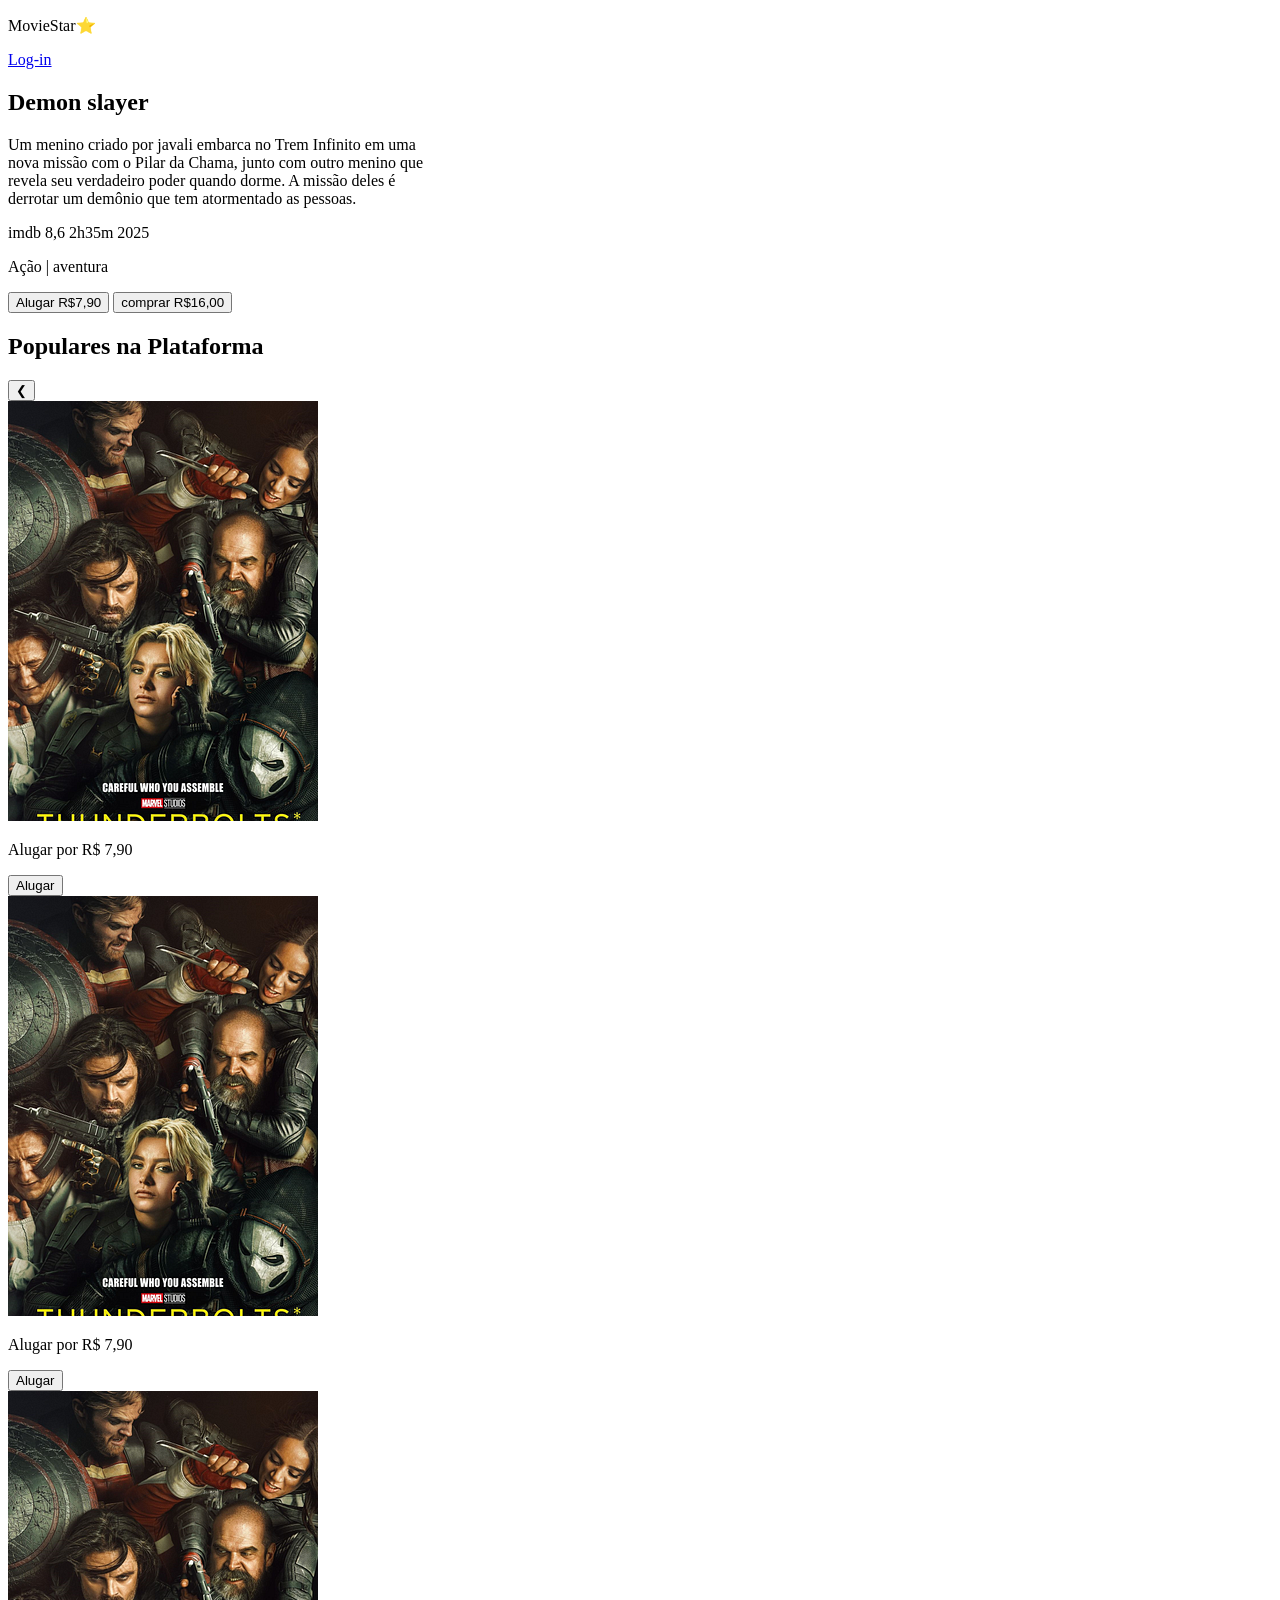
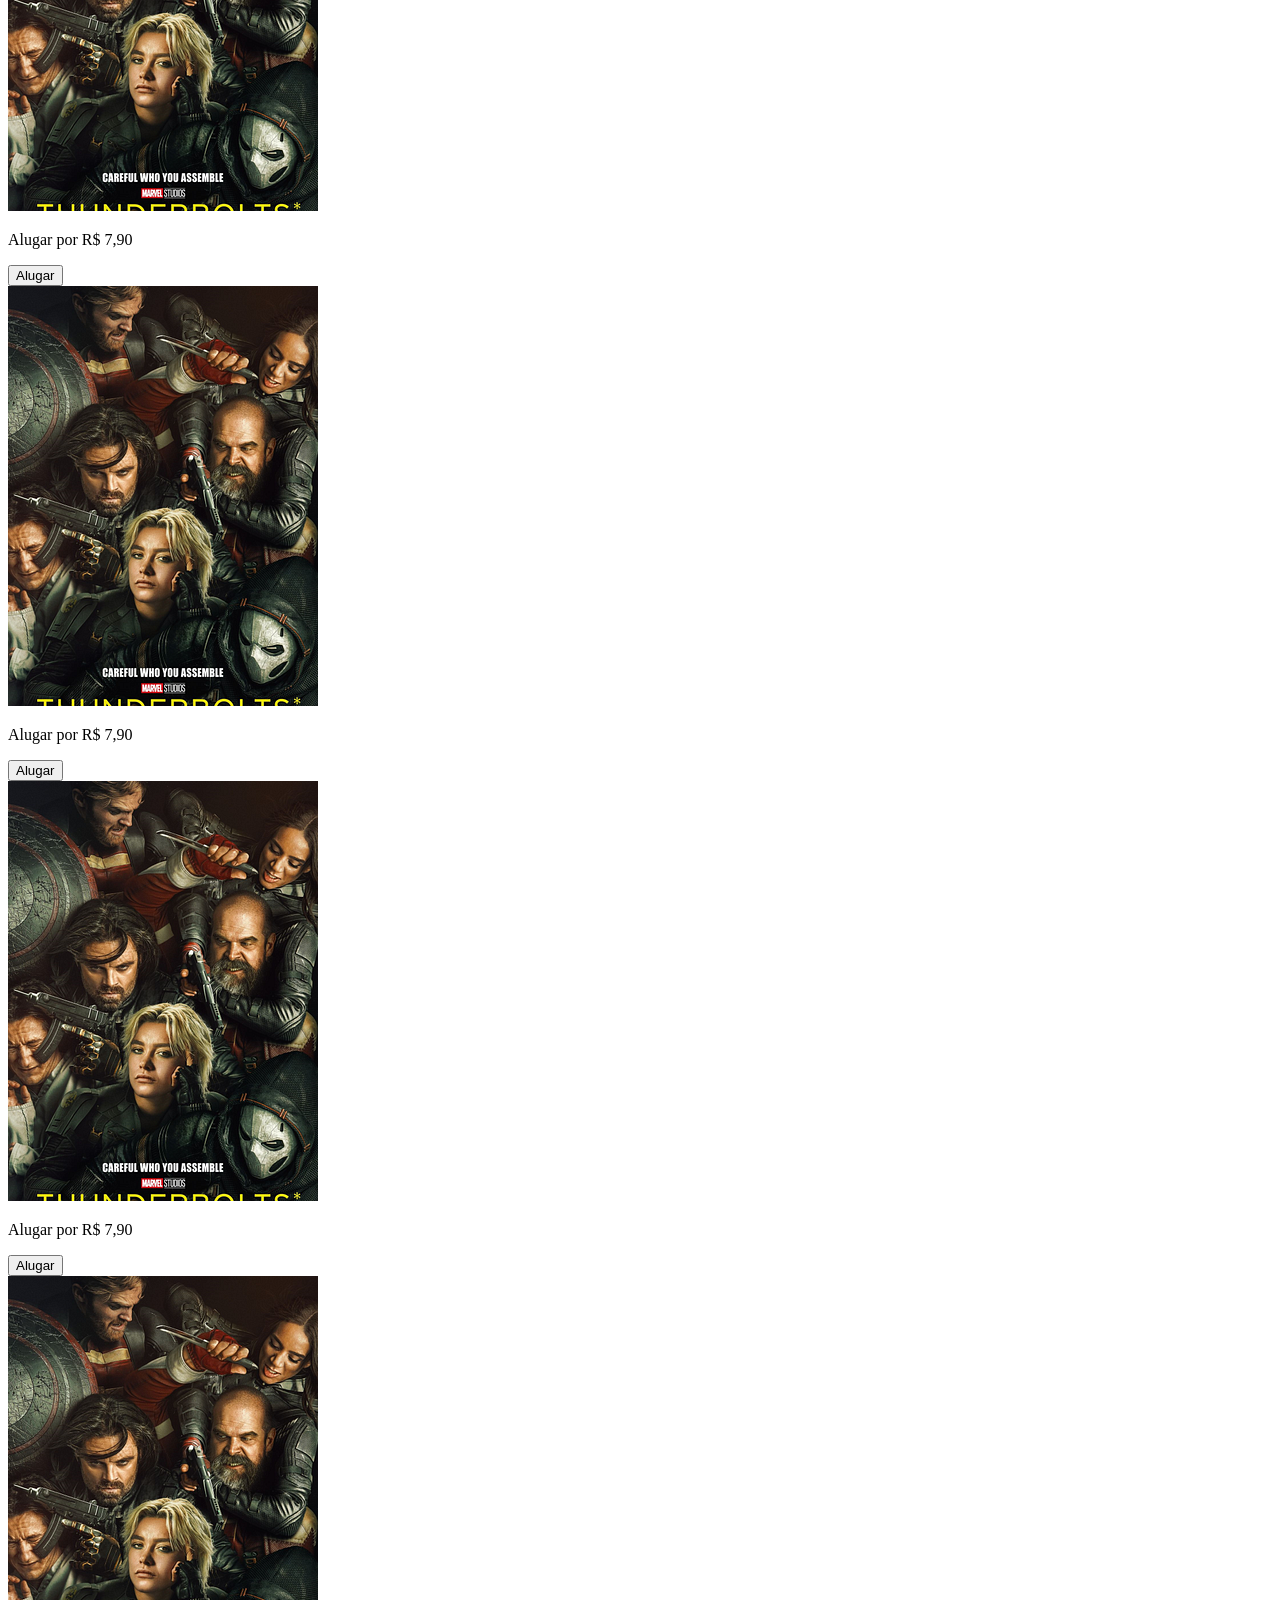
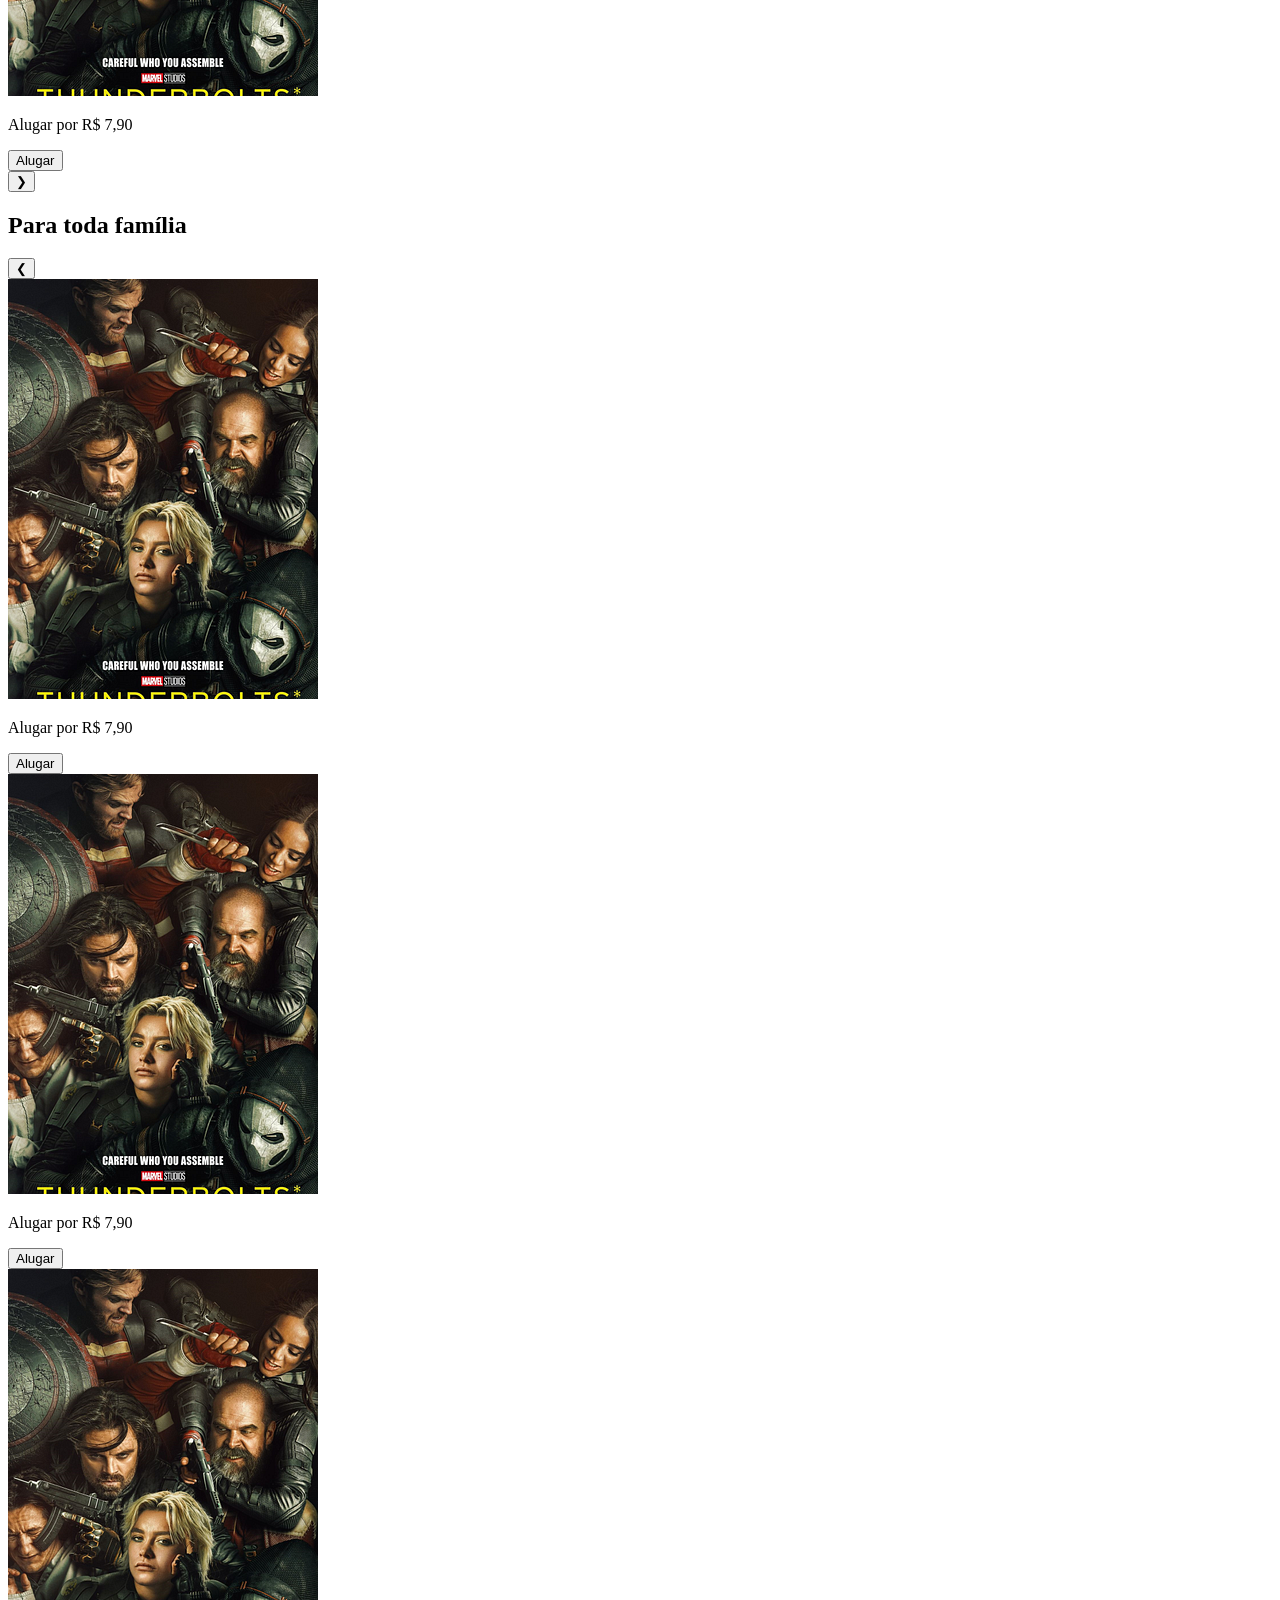
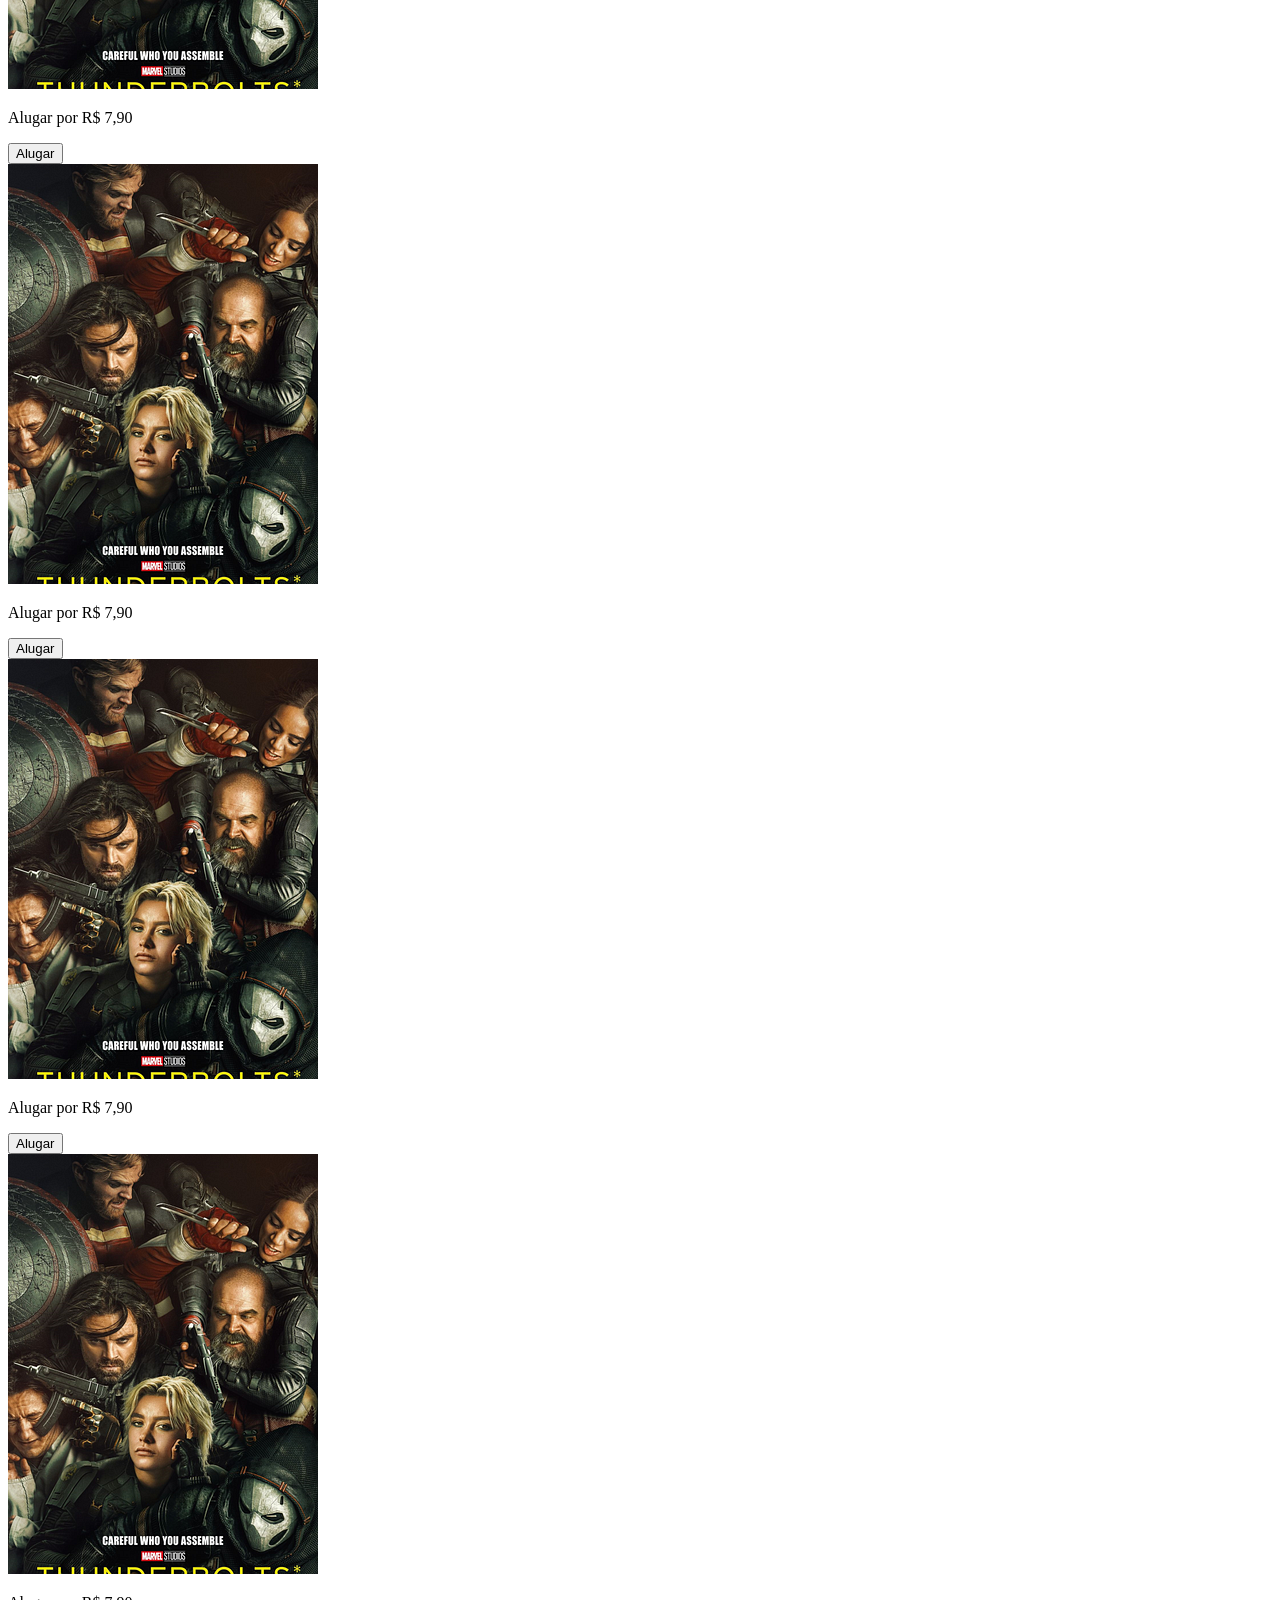
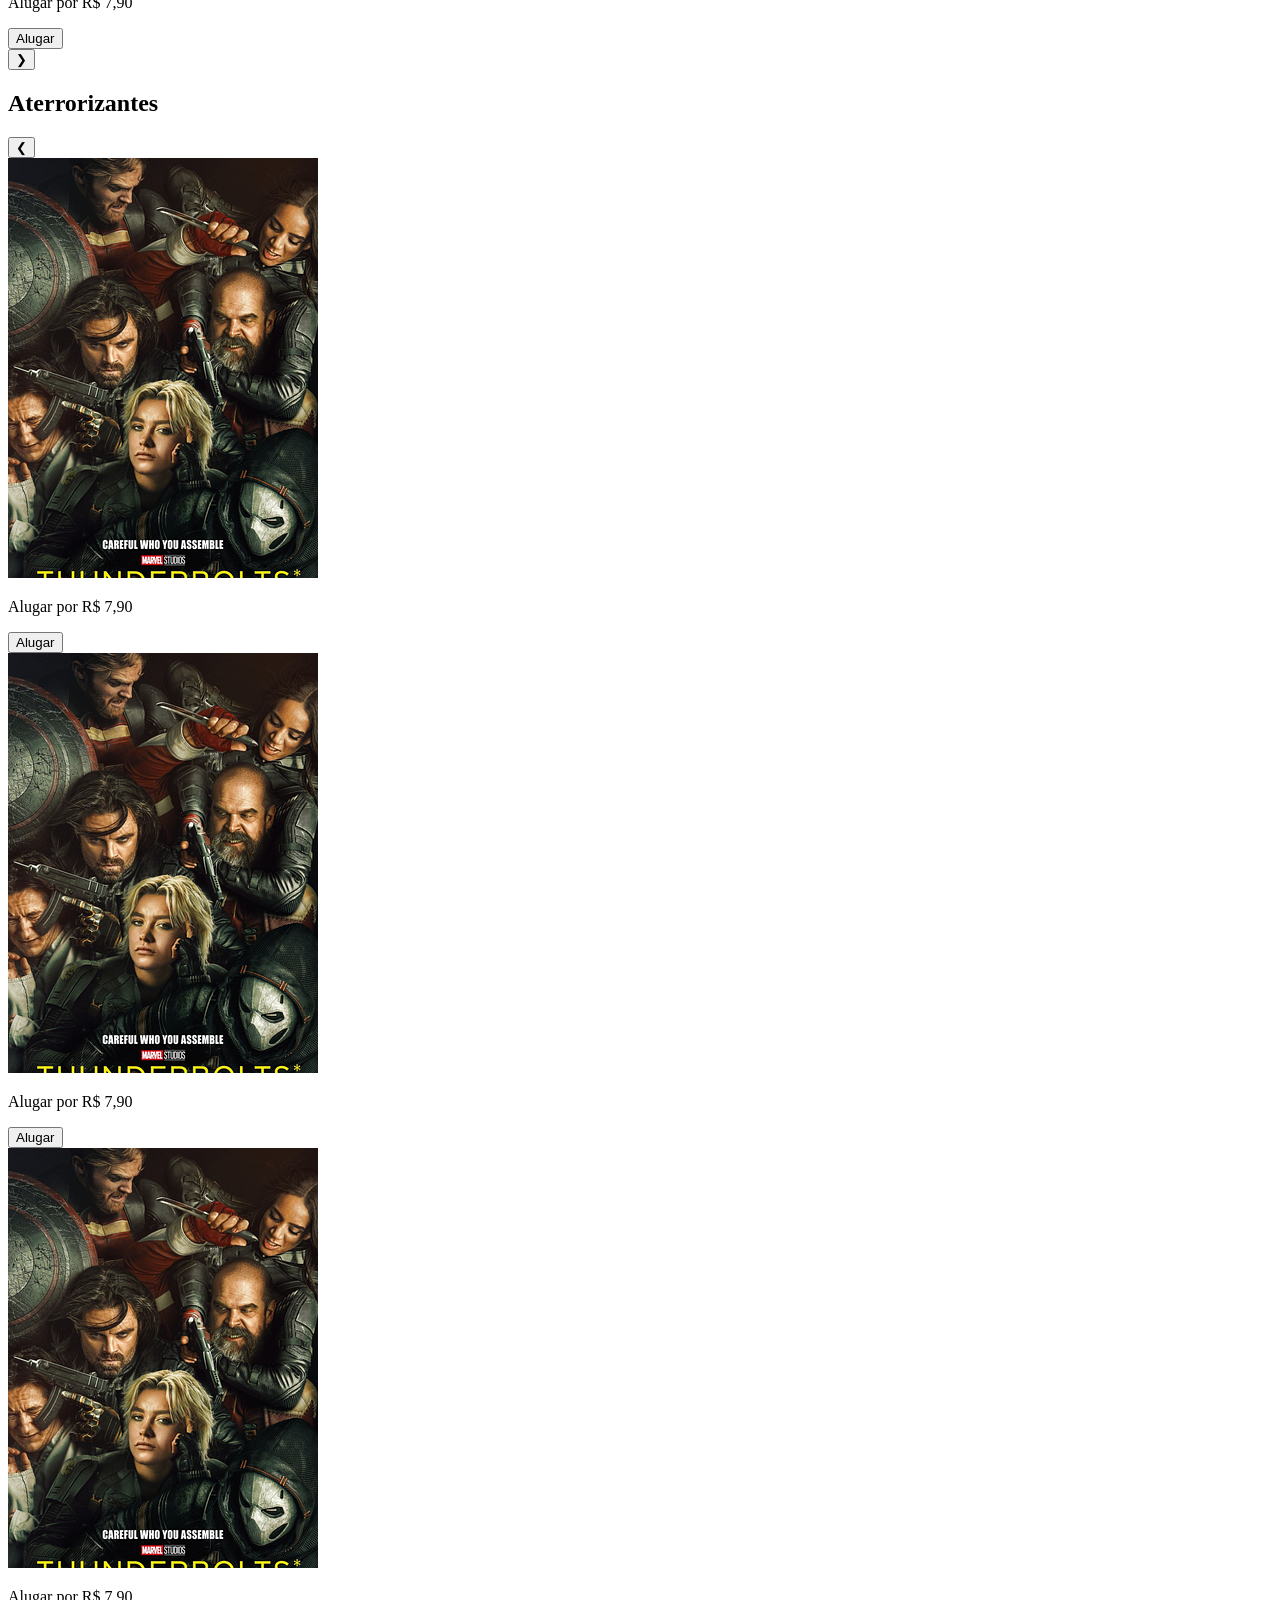
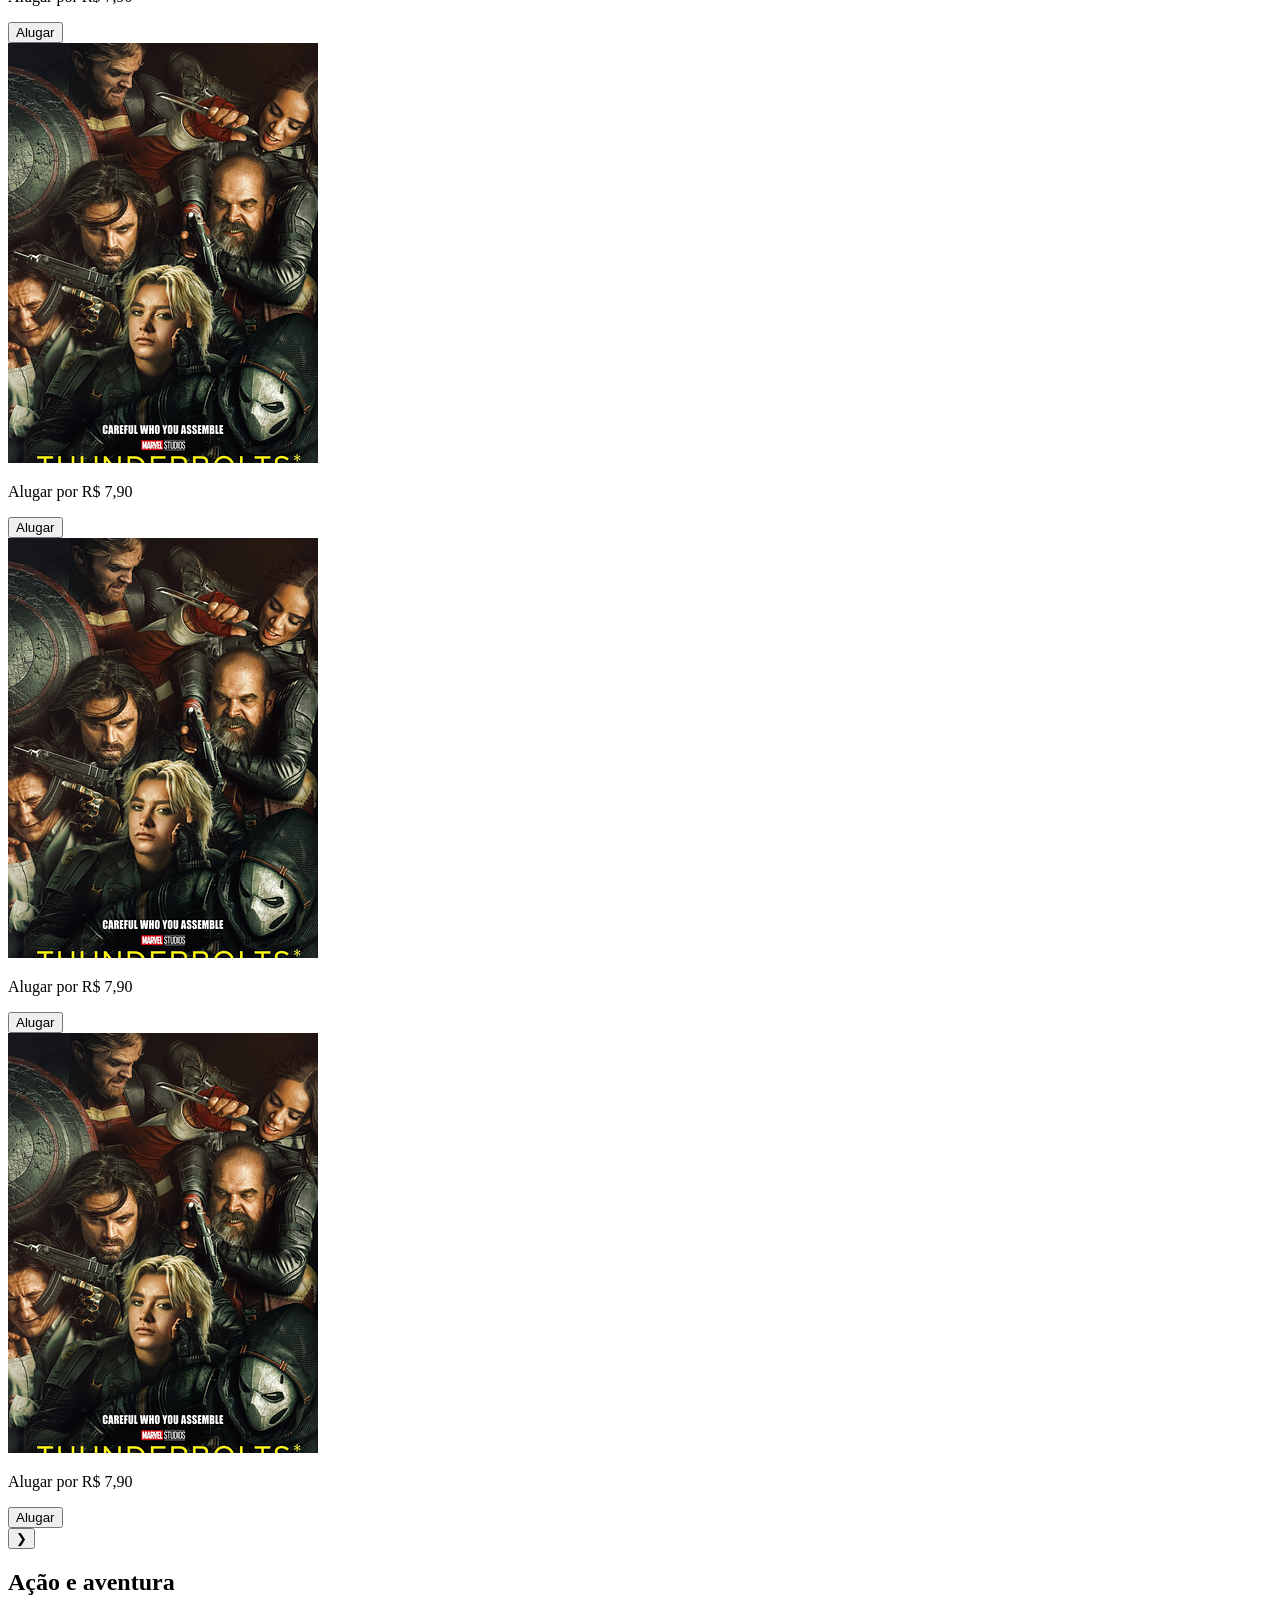
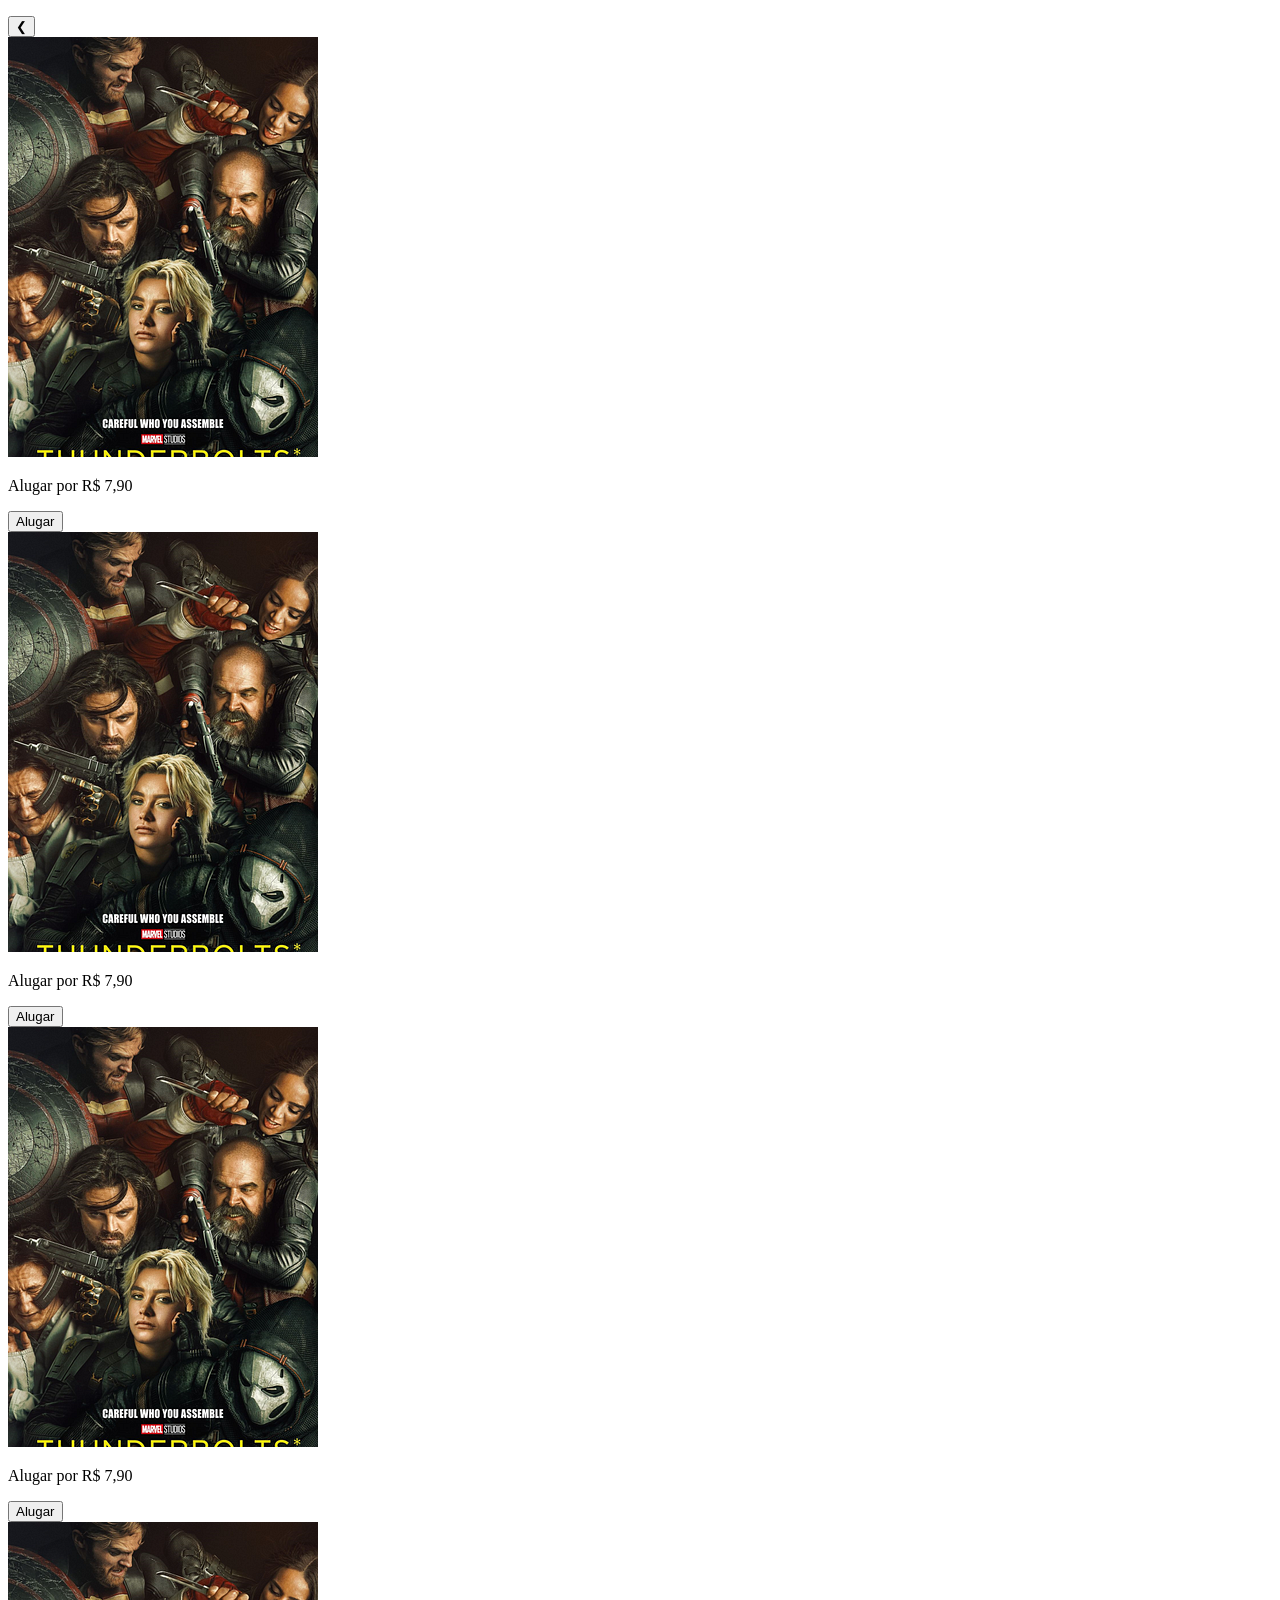
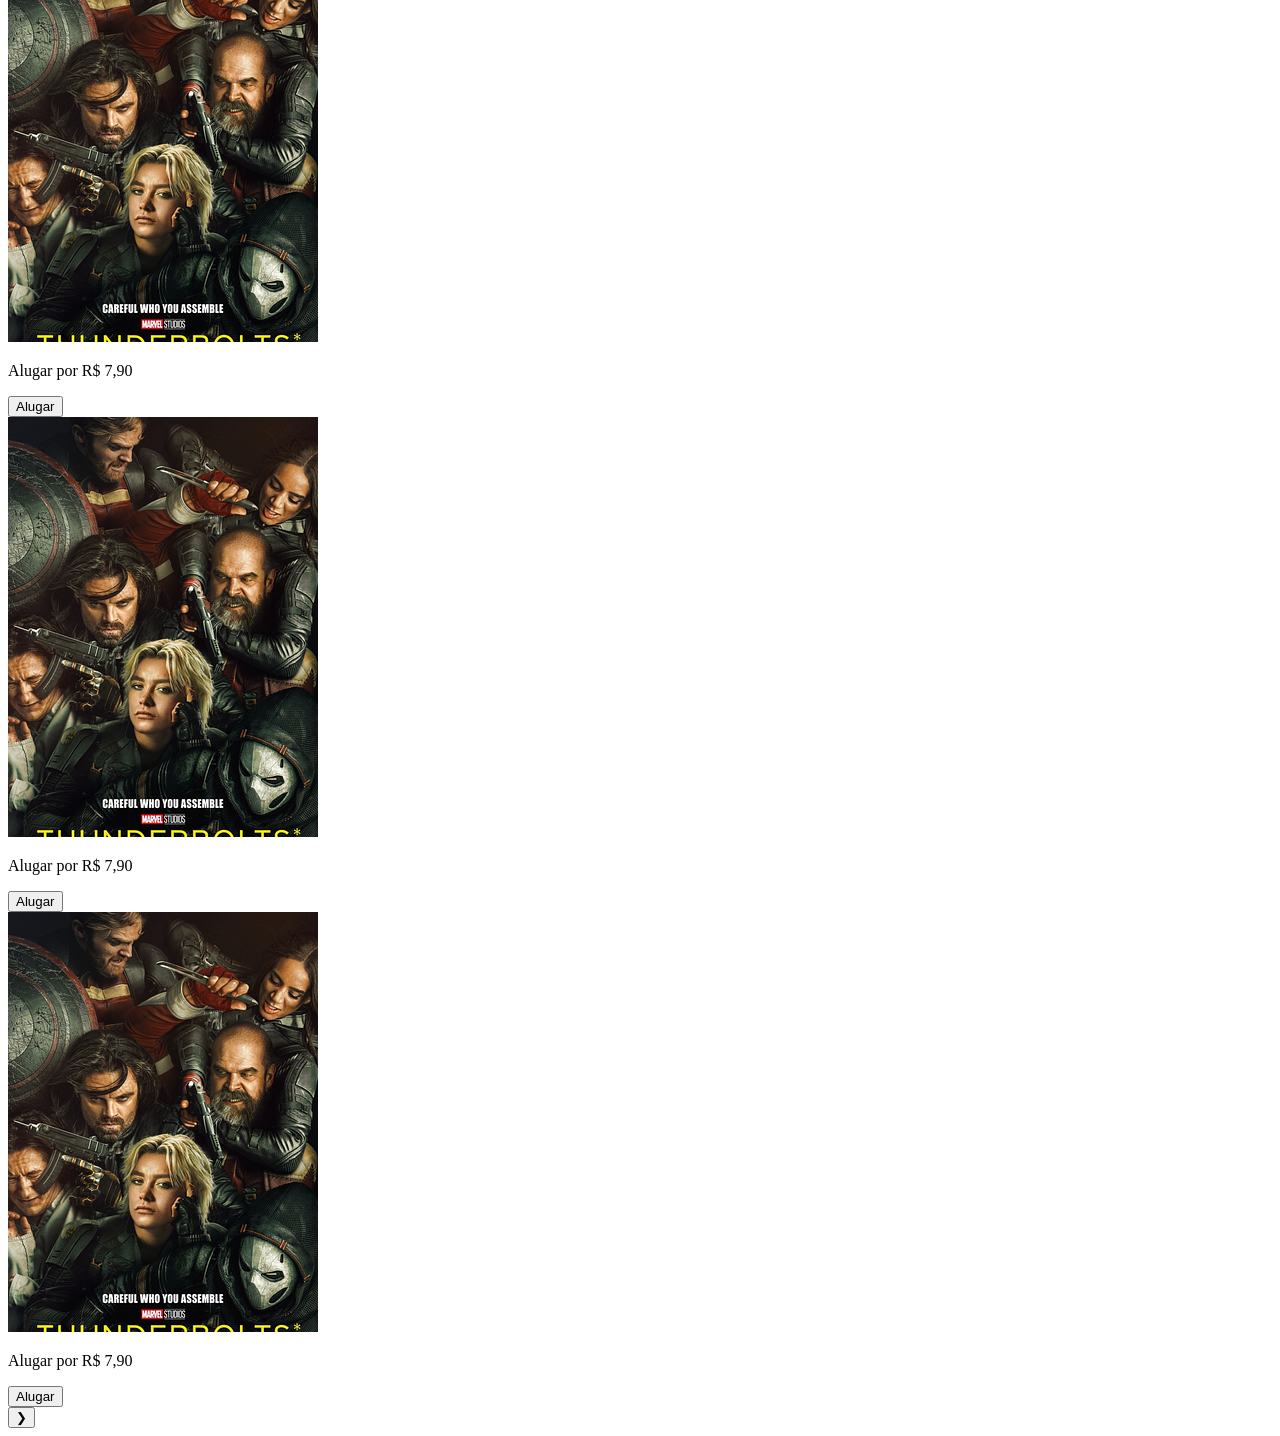
<file: projeto_engenharias/index.html>
<!DOCTYPE html>
<html lang="en">

<head>
    <meta charset="UTF-8">
    <meta name="viewport" content="width=device-width, initial-scale=1.0">
    <link rel="stylesheet" href="C:\Users\i7\Desktop\projeto_site_filmes\projeto_engenharias\style.css">
    <link rel="stylesheet" href="C:\Users\i7\Desktop\projeto_site_filmes\projeto_engenharias\carrosel.css">
    <link rel="preconnect" href="https://fonts.googleapis.com">
    <link rel="preconnect" href="https://fonts.gstatic.com" crossorigin>
    <link href="https://fonts.googleapis.com/css2?family=Oswald:wght@200..700&display=swap" rel="stylesheet">
    <title>MovieStar</title>
</head>

<body class="app">
    <header class="cabecalho">
        <nav class="lista__cabecalho">
            <p href="logo">MovieStar⭐</p>
            <a class="cabecalho__login" href="log-in">Log-in</a>
        </nav>
    </header>
    <main>
        <section class="imagem__principal">
            <div class="overtext">
                        <h1 class="titulo__imagem">Demon slayer</h1>
                        <p class="descricao__imagem">
                            Um menino criado por javali embarca no Trem Infinito em uma<br>
                            nova missão com o Pilar da Chama, junto com outro menino que<br>
                            revela seu verdadeiro poder quando dorme. A missão deles é <br>
                            derrotar um demônio que tem atormentado as pessoas.</p>
                        <p class="imdb">imdb 8,6 2h35m 2025</p>
                        <p class="classificacao">Ação | aventura</p>
                        <button>Alugar R$7,90</button>
                        <button>comprar R$16,00</button>
                    </div>
        </section>
        <!--Primeiro carrosel-->
        <h2>Populares na Plataforma</h2>
        <section class="carrossel-container">
            <button class="btn btn-left">&#10094;</button>
            <div class="carrossel">

                <article class="filme">
                    <img src="imagens/imagem_teste.webp" alt="Thunderbolts">
                    <div class="overlay">
                        <p>Alugar por R$ 7,90</p>
                        <button>Alugar</button>
                    </div>
                </article>
                <article class="filme">
                    <img src="imagens/imagem_teste.webp" alt="Thunderbolts">
                    <div class="overlay">
                        <p>Alugar por R$ 7,90</p>
                        <button>Alugar</button>
                    </div>
                </article>
                <article class="filme">
                    <img src="imagens/imagem_teste.webp" alt="Thunderbolts">
                    <div class="overlay">
                        <p>Alugar por R$ 7,90</p>
                        <button>Alugar</button>
                    </div>
                </article>
                <article class="filme">
                    <img src="imagens/imagem_teste.webp" alt="Thunderbolts">
                    <div class="overlay">
                        <p>Alugar por R$ 7,90</p>
                        <button>Alugar</button>
                    </div>
                </article>
                <article class="filme">
                    <img src="imagens/imagem_teste.webp" alt="Thunderbolts">
                    <div class="overlay">
                        <p>Alugar por R$ 7,90</p>
                        <button>Alugar</button>
                    </div>
                </article>
                <article class="filme">
                    <img src="imagens/imagem_teste.webp" alt="Thunderbolts">
                    <div class="overlay">
                        <p>Alugar por R$ 7,90</p>
                        <button>Alugar</button>
                    </div>
                </article>
            </div>
            <button class="btn btn-right">&#10095;</button>
        </section>
        <!--Segundo carrosel-->
        <h2>Para toda família</h2>
        <section class="carrossel-container">
            <button class="btn btn-left">&#10094;</button>
            <div class="carrossel">

                <article class="filme">
                    <img src="imagens/imagem_teste.webp" alt="Thunderbolts">
                    <div class="overlay">
                        <p>Alugar por R$ 7,90</p>
                        <button>Alugar</button>
                    </div>
                </article>
                <article class="filme">
                    <img src="imagens/imagem_teste.webp" alt="Thunderbolts">
                    <div class="overlay">
                        <p>Alugar por R$ 7,90</p>
                        <button>Alugar</button>
                    </div>
                </article>
                <article class="filme">
                    <img src="imagens/imagem_teste.webp" alt="Thunderbolts">
                    <div class="overlay">
                        <p>Alugar por R$ 7,90</p>
                        <button>Alugar</button>
                    </div>
                </article>
                <article class="filme">
                    <img src="imagens/imagem_teste.webp" alt="Thunderbolts">
                    <div class="overlay">
                        <p>Alugar por R$ 7,90</p>
                        <button>Alugar</button>
                    </div>
                </article>
                <article class="filme">
                    <img src="imagens/imagem_teste.webp" alt="Thunderbolts">
                    <div class="overlay">
                        <p>Alugar por R$ 7,90</p>
                        <button>Alugar</button>
                    </div>
                </article>
                <article class="filme">
                    <img src="imagens/imagem_teste.webp" alt="Thunderbolts">
                    <div class="overlay">
                        <p>Alugar por R$ 7,90</p>
                        <button>Alugar</button>
                    </div>
                </article>
            </div>
            <button class="btn btn-right">&#10095;</button>
        </section>
        <!--Terceiro carrosel-->
        <h2>Aterrorizantes</h2>
        <section class="carrossel-container">
            <button class="btn btn-left">&#10094;</button>
            <div class="carrossel">

                <article class="filme">
                    <img src="imagens/imagem_teste.webp" alt="Thunderbolts">
                    <div class="overlay">
                        <p>Alugar por R$ 7,90</p>
                        <button>Alugar</button>
                    </div>
                </article>
                <article class="filme">
                    <img src="imagens/imagem_teste.webp" alt="Thunderbolts">
                    <div class="overlay">
                        <p>Alugar por R$ 7,90</p>
                        <button>Alugar</button>
                    </div>
                </article>
                <article class="filme">
                    <img src="imagens/imagem_teste.webp" alt="Thunderbolts">
                    <div class="overlay">
                        <p>Alugar por R$ 7,90</p>
                        <button>Alugar</button>
                    </div>
                </article>
                <article class="filme">
                    <img src="imagens/imagem_teste.webp" alt="Thunderbolts">
                    <div class="overlay">
                        <p>Alugar por R$ 7,90</p>
                        <button>Alugar</button>
                    </div>
                </article>
                <article class="filme">
                    <img src="imagens/imagem_teste.webp" alt="Thunderbolts">
                    <div class="overlay">
                        <p>Alugar por R$ 7,90</p>
                        <button>Alugar</button>
                    </div>
                </article>
                <article class="filme">
                    <img src="imagens/imagem_teste.webp" alt="Thunderbolts">
                    <div class="overlay">
                        <p>Alugar por R$ 7,90</p>
                        <button>Alugar</button>
                    </div>
                </article>
            </div>
            <button class="btn btn-right">&#10095;</button>
        </section>
        <!--quarto carrosel-->
        <h2>Ação e aventura</h2>
        <section class="carrossel-container">
            <button class="btn btn-left">&#10094;</button>
            <div class="carrossel">

                <article class="filme">
                    <img src="imagens/imagem_teste.webp" alt="Thunderbolts">
                    <div class="overlay">
                        <p>Alugar por R$ 7,90</p>
                        <button>Alugar</button>
                    </div>
                </article>
                <article class="filme">
                    <img src="imagens/imagem_teste.webp" alt="Thunderbolts">
                    <div class="overlay">
                        <p>Alugar por R$ 7,90</p>
                        <button>Alugar</button>
                    </div>
                </article>
                <article class="filme">
                    <img src="imagens/imagem_teste.webp" alt="Thunderbolts">
                    <div class="overlay">
                        <p>Alugar por R$ 7,90</p>
                        <button>Alugar</button>
                    </div>
                </article>
                <article class="filme">
                    <img src="imagens/imagem_teste.webp" alt="Thunderbolts">
                    <div class="overlay">
                        <p>Alugar por R$ 7,90</p>
                        <button>Alugar</button>
                    </div>
                </article>
                <article class="filme">
                    <img src="imagens/imagem_teste.webp" alt="Thunderbolts">
                    <div class="overlay">
                        <p>Alugar por R$ 7,90</p>
                        <button>Alugar</button>
                    </div>
                </article>
                <article class="filme">
                    <img src="imagens/imagem_teste.webp" alt="Thunderbolts">
                    <div class="overlay">
                        <p>Alugar por R$ 7,90</p>
                        <button>Alugar</button>
                    </div>
                </article>
            </div>
            <button class="btn btn-right">&#10095;</button>
        </section>
    </main>

    <footer>

    </footer>
    <script src="interaction.js"></script>
</body>

</html>
</file>
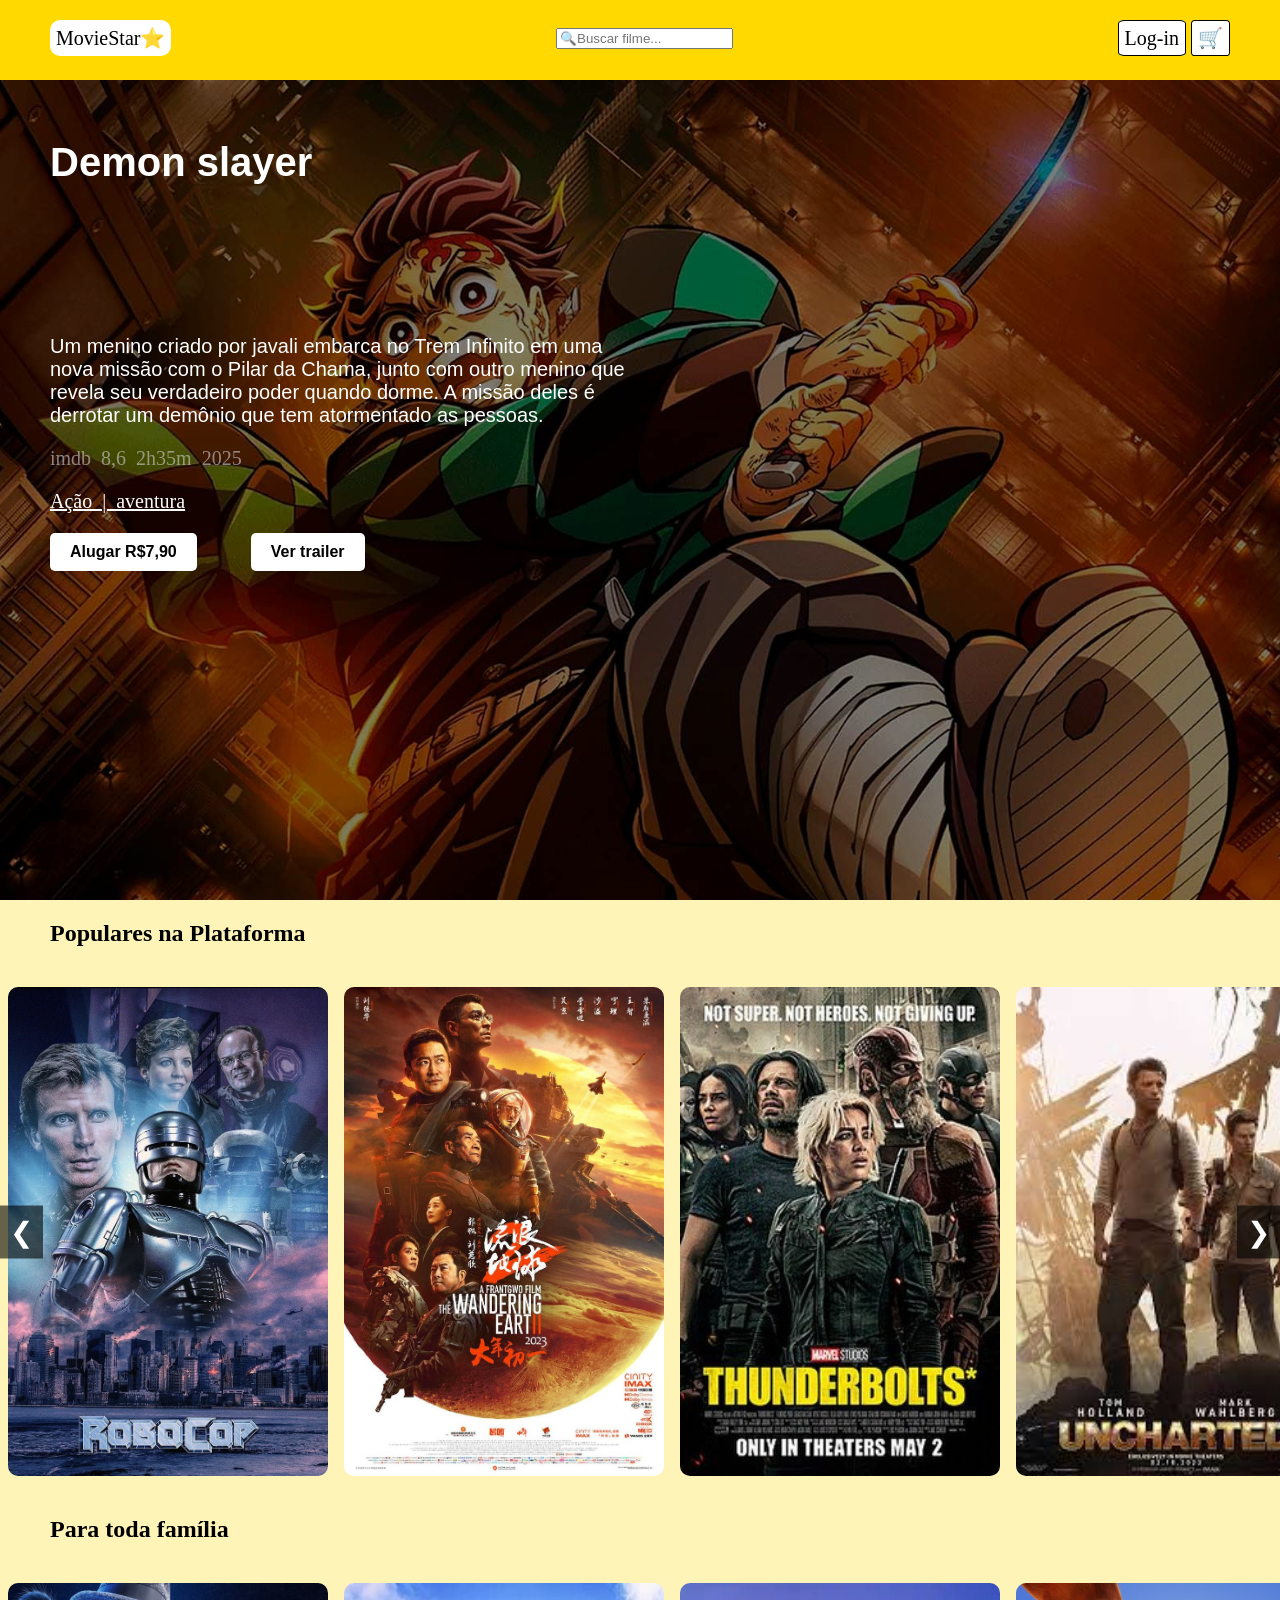
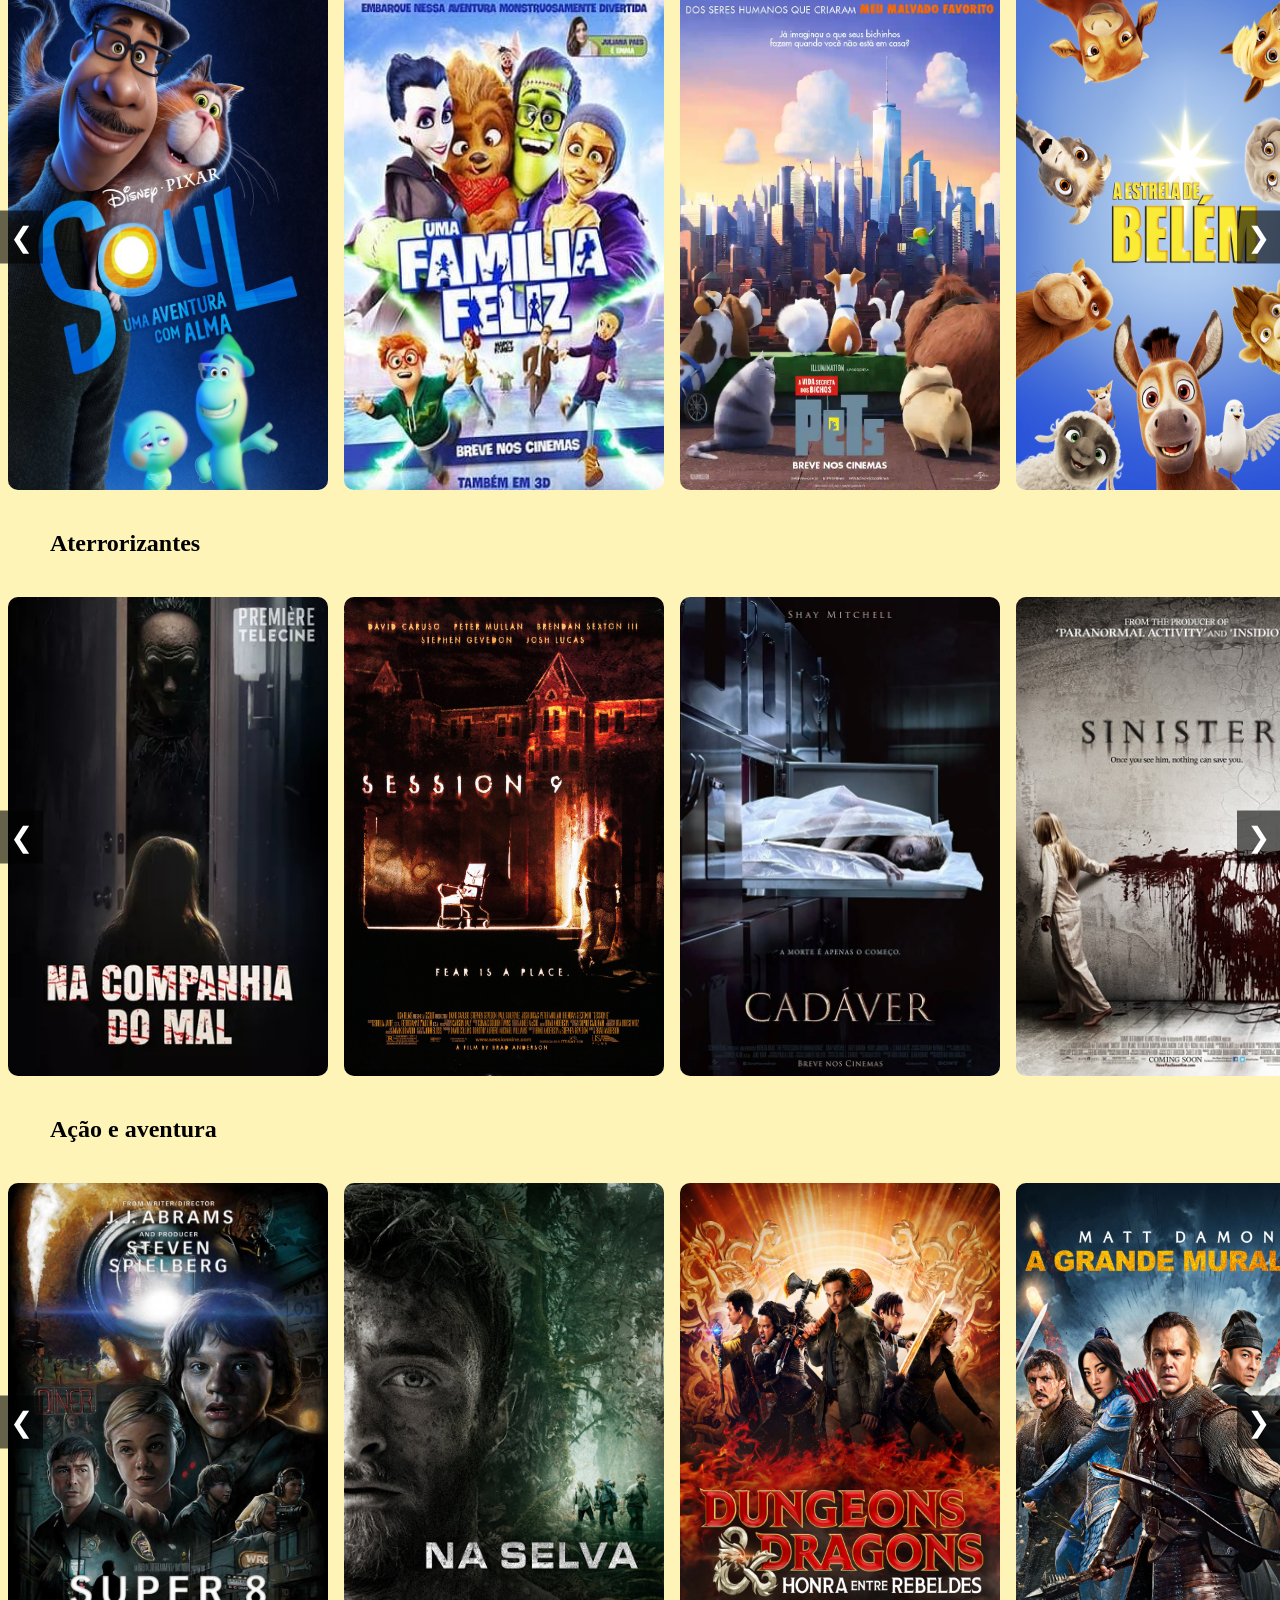
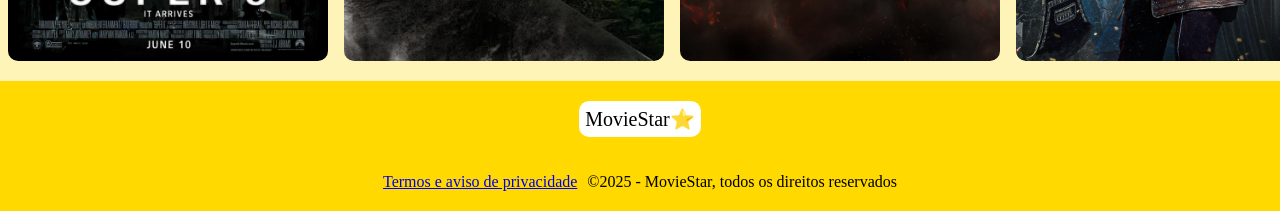
<file: projeto_engenharias-home/html/index.html>
<!DOCTYPE html>
<html lang="en">

<head>
    <meta charset="UTF-8">
    <meta name="viewport" content="width=device-width, initial-scale=1.0">
    <link rel="stylesheet" href="../css/style.css">
    <link rel="stylesheet" href="../css/carrosel.css">
    <link rel="stylesheet" href="trailer.html">
    <link rel="preconnect" href="https://fonts.googleapis.com">
    <link rel="preconnect" href="https://fonts.gstatic.com" crossorigin>
    <link href="https://fonts.googleapis.com/css2?family=Oswald:wght@200..700&display=swap" rel="stylesheet">
    <title>MovieStar</title>
</head>

<body class="app">
    <header class="cabecalho">
        <nav class="lista__cabecalho">
            <p href="logo">MovieStar⭐</p>
            <input type="text" id="campoBusca" placeholder="🔍​Buscar filme...">
            <article>
            <a class="cabecalho__click" href="index_login.html">Log-in</a>
            <a class="cabecalho__click" href="index_carrinho.html">🛒​</a>
            </article>
        </nav>
    </header>
    <main>
        <section class="imagem__principal" id="destaque" >
            <div class="overtext">
                        <h1 class="titulo__imagem">Demon slayer</h1>
                        <p class="descricao__imagem">
                            Um menino criado por javali embarca no Trem Infinito em uma<br>
                            nova missão com o Pilar da Chama, junto com outro menino que<br>
                            revela seu verdadeiro poder quando dorme. A missão deles é <br>
                            derrotar um demônio que tem atormentado as pessoas.</p>
                        <p class="imdb">imdb 8,6 2h35m 2025</p>
                        <p class="classificacao">Ação | aventura</p>
                        <button>Alugar R$7,90</button>
                        <button onclick="window.location.href='trailer.html?filme=demon-slayer'">Ver trailer</button>
                    </div>
        </section>
        <!--Primeiro carrosel-->
        <h2>Populares na Plataforma</h2>
        <section class="carrossel-container" id="destaques">
            <button class="btn btn-left" >&#10094;</button>
            <div class="carrossel">

                <article class="filme">
                    <img src="../imagens/robocop.jpg" alt="robocop">
                    <div class="overlay">
                        <p>Alugar por R$ 7,90</p>
                        <button>Adicionar ao carrinho</button>
                        <br>
                        <button onclick="window.location.href='trailer.html?filme=robocop'">Ver trailer</button>
                    </div>
                </article>
                <article class="filme">
                    <img src="../imagens/Wardering.jpg" alt="wardering">
                    <div class="overlay">
                        <p>Alugar por R$ 7,90</p>
                        <button>Adicionar ao carrinho</button>
                        <br>
                        <button onclick="window.location.href='trailer.html?filme=wardering'">Ver trailer</button>
                    </div>
                </article>
                <article class="filme">
                    <img src="../imagens/ThunderBolts.jpg" alt="thunderbolts">
                    <div class="overlay">
                        <p>Alugar por R$ 7,90</p>
                        <button>Adicionar ao carrinho</button>
                        <br>
                        <button onclick="window.location.href='trailer.html?filme=thunderbolts'">Ver trailer</button>
                    </div>
                </article>
                <article class="filme">
                    <img src="../imagens/Uncharted.jpeg" alt="Uncharted">
                    <div class="overlay">
                        <p>Alugar por R$ 7,90</p>
                        <button>Adicionar ao carrinho</button>
                        <br>
                        <button onclick="window.location.href='trailer.html?filme=uncharted'">Ver trailer</button>
                    </div>
                </article>
                <article class="filme">
                    <img src="../imagens/MadMax.jpeg" alt="MadMax">
                    <div class="overlay">
                        <p>Alugar por R$ 7,90</p>
                        <button>Adicionar ao carrinho</button>
                        <br>
                        <button onclick="window.location.href='trailer.html?filme=madmax'">Ver trailer</button>
                    </div>
                </article>
                <article class="filme">
                    <img src="../imagens/DeVoltaParaoFuturo.jpeg" alt="De Volta Para o Futuro">
                    <div class="overlay">
                        <p>Alugar por R$ 7,90</p>
                        <button>Adicionar ao carrinho</button>
                        <br>
                        <button onclick="window.location.href='trailer.html?filme=devoltaparaofuturo'">Ver trailer</button>
                    </div>
                </article>
            </div>
            <button class="btn btn-right" >&#10095;</button>
        </section>
        <!--Segundo carrosel-->
        <h2>Para toda família</h2>
        <section class="carrossel-container" id="Populares">
            <button class="btn btn-left" >&#10094;</button>
            <div class="carrossel">

                <article class="filme">
                    <img src="../imagens/Soul.jpg" alt="Soul">
                    <div class="overlay">
                        <p>Alugar por R$ 7,90</p>
                        <button>Adicionar ao carrinho</button>
                        <br>
                        <button onclick="window.location.href='trailer.html?filme=soul'">Ver trailer</button>
                    </div>
                </article>
                <article class="filme">
                    <img src="../imagens/UmaFamiliaFeliz.jpg" alt="Uma Familia Feliz">
                    <div class="overlay">
                        <p>Alugar por R$ 7,90</p>
                        <button>Adicionar ao carrinho</button>
                        <br>
                        <button onclick="window.location.href='trailer.html?filme=umafamiliafeliz'">Ver trailer</button>
                    </div>
                </article>
                <article class="filme">
                    <img src="../imagens/PetsaVidaSelvagem.webp" alt="Pets a Vida Selvagem">
                    <div class="overlay">
                        <p>Alugar por R$ 7,90</p>
                        <button>Adicionar ao carrinho</button>
                        <br>
                        <button onclick="window.location.href='trailer.html?filme=petsavidaselvagem'">Ver trailer</button>
                    </div>
                </article>
                <article class="filme">
                    <img src="../imagens/EstreladeBelem.jpg" alt="Estrela de Belem">
                    <div class="overlay">
                        <p>Alugar por R$ 7,90</p>
                        <button>Adicionar ao carrinho</button>
                        <br>
                        <button onclick="window.location.href='trailer.html?filme=estreladebelem'">Ver trailer</button>
                    </div>
                </article>
                <article class="filme">
                    <img src="../imagens/aCaminhodeCasa.jpg" alt="a Caminho de Casa">
                    <div class="overlay">
                        <p>Alugar por R$ 7,90</p>
                        <button>Adicionar ao carrinho</button>
                        <br>
                        <button onclick="window.location.href='trailer.html?filme=acaminhodecasa'">Ver trailer</button>
                    </div>
                </article>
                <article class="filme">
                    <img src="../imagens/Divertidamente.webp" alt="Divertidamente">
                    <div class="overlay">
                        <p>Alugar por R$ 7,90</p>
                        <button>Adicionar ao carrinho</button>
                        v
                        <button onclick="window.location.href='trailer.html?filme=divertidamente'">Ver trailer</button>
                    </div>
                </article>
            </div>
            <button class="btn btn-right" id="remove">&#10095;</button>
        </section>
        <!--Terceiro carrosel-->
        <h2>Aterrorizantes</h2>
        <section class="carrossel-container" id="família">
            <button class="btn btn-left" >&#10094;</button>
            <div class="carrossel">

                <article class="filme">
                    <img src="../imagens/naCompanhiadoMal.webp" alt="na Companhia do Mal">
                    <div class="overlay">
                        <p>Alugar por R$ 7,90</p>
                        <button>Adicionar ao carrinho</button>
                        <br>
                        <button onclick="window.location.href='trailer.html?filme=nacompanhiadomal'">Ver trailer</button>
                    </div>
                </article>
                <article class="filme">
                    <img src="../imagens/session9.jpg" alt="sessão 9">
                    <div class="overlay">
                        <p>Alugar por R$ 7,90</p>
                        <button>Adicionar ao carrinho</button>
                        <br>
                        <button onclick="window.location.href='trailer.html?filme=sessao9'">Ver trailer</button>
                    </div>
                </article>
                <article class="filme">
                    <img src="../imagens/Cadaver.webp" alt="Cadaver">
                    <div class="overlay">
                        <p>Alugar por R$ 7,90</p>
                        <button>Adicionar ao carrinho</button>
                        <br>
                        <button onclick="window.location.href='trailer.html?filme=cadaver'">Ver trailer</button>
                    </div>
                </article>
                <article class="filme">
                    <img src="../imagens/Sinister.jpg" alt="A entidade">
                    <div class="overlay">
                        <p>Alugar por R$ 7,90</p>
                        <button>Adicionar ao carrinho</button>
                        <br>
                        <button onclick="window.location.href='trailer.html?filme=aentidade'">Ver trailer</button>
                    </div>
                </article>
                <article class="filme">
                    <img src="../imagens/ItaCoisa.jpg" alt="It a Coisa">
                    <div class="overlay">
                        <p>Alugar por R$ 7,90</p>
                        <button>Adicionar ao carrinho</button>
                        <br>
                        <button onclick="window.location.href='trailer.html?filme=itacoisa'">Ver trailer</button>
                    </div>
                </article>
                <article class="filme">
                    <img src="../imagens/FaleComigo.webp" alt="Fale Comigo">
                    <div class="overlay">
                        <p>Alugar por R$ 7,90</p>
                        <button>Adicionar ao carrinho</button>
                        <br>
                        <button onclick="window.location.href='trailer.html?filme=falecomigo'">Ver trailer</button>
                    </div>
                </article>
            </div>
            <button class="btn btn-right" >&#10095;</button>
        </section>
        <!--quarto carrosel-->
        <h2>Ação e aventura</h2>
        <section class="carrossel-container" id="terror">
            <button class="btn btn-left" >&#10094;</button>
            <div class="carrossel">

                <article class="filme">
                    <img src="../imagens/Super8.jpg" alt="Super 8">
                    <div class="overlay">
                        <p>Alugar por R$ 7,90</p>
                        <button>Adicionar ao carrinho</button>
                        <br>
                        <button onclick="window.location.href='trailer.html?filme=super8'">Ver trailer</button>
                    </div>
                </article>
                <article class="filme">
                    <img src="../imagens/NaSelva.jpg" alt="Na Selva">
                    <div class="overlay">
                        <p>Alugar por R$ 7,90</p>
                        <button>Adicionar ao carrinho</button>
                        <br>
                        <button onclick="window.location.href='trailer.html?filme=naselva'">Ver trailer</button>
                    </div>
                </article>
                <article class="filme">
                    <img src="../imagens/DungeonsEdragons.jpg" alt="Dungeons E dragons">
                    <div class="overlay">
                        <p>Alugar por R$ 7,90</p>
                        <button>Adicionar ao carrinho</button>
                        <br>
                        <button onclick="window.location.href='trailer.html?filme=dungeonsedragons'">Ver trailer</button>
                    </div>
                </article>
                <article class="filme">
                    <img src="../imagens/AgrandeMuralha.jpg" alt="A grande Muralha">
                    <div class="overlay">
                        <p>Alugar por R$ 7,90</p>
                        <button>Adicionar ao carrinho</button>
                        <br>
                        <button onclick="window.location.href='trailer.html?filme=agrandemuralha'">Ver trailer</button>
                    </div>
                </article>
                <article class="filme">
                    <img src="../imagens/MonsterHunter.jpg" alt="Monster Hunter">
                    <div class="overlay">
                        <p>Alugar por R$ 7,90</p>
                        <button>Adicionar ao carrinho</button>
                        <br>
                        <button onclick="window.location.href='trailer.html?filme=monsterhunter'">Ver trailer</button>
                        
                    </div>
                </article>
                <article class="filme">
                    <img src="../imagens/OsenhordosAneis.jpg" alt="O senhor dos Aneis">
                    <div class="overlay">
                        <p>Alugar por R$ 7,90</p>
                        <button>Adicionar ao carrinho</button>
                        <br>
                        <button onclick="window.location.href='trailer.html?filme=osenhordosaneis'">Ver trailer</button>
                    </div>
                </article>
            </div>
            <button class="btn btn-right" id="remove">&#10095;</button>
        </section>
    </main>

    <footer class="footer">
        <p class="logo__footer">MovieStar⭐ </p>
        <article>
        <a href="https://www.termsfeed.com/live/95e042e5-41de-4507-9929-43f2ed241a31">Termos e aviso de privacidade</a>
        <p>©2025 - MovieStar, todos os direitos reservados</p>
        </article>

    </footer>
    <script src="../js/interaction.js"></script>
</body>

</html>
</file>
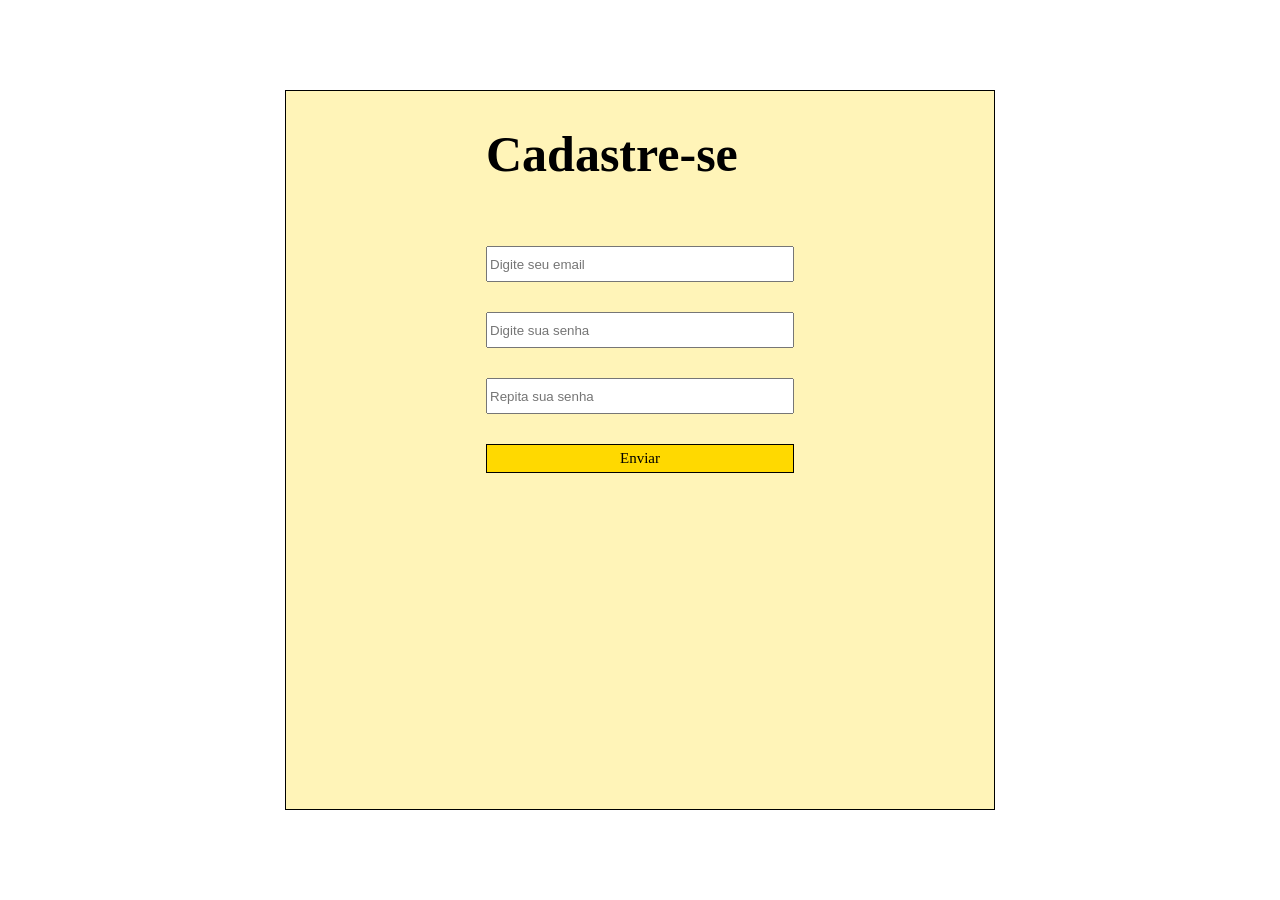
<file: projeto_engenharias-home/html/index_cadastro.html>
<!DOCTYPE html>
<html lang="en">
<head>
    <meta charset="UTF-8">
    <meta name="viewport" content="width=device-width, initial-scale=1.0">
    <title>MovieStar - Cadastre-se</title>
</head>
    <style>
        html, body{
        margin: 0;
        padding: 0;
        height: 100%;

        }
        .log_in{
            display: flex;
            flex-direction: column;
            align-items: center;
        }
        .texts_log_in{
            background-color: #fff4b8 ;
            display: flex;
            flex-direction: column;
            gap: 30px;
            padding-left: 200px;
            padding-right: 200px;   
            margin-top: 10vh;
            margin-bottom: 10vh;
            height: calc(80vh);
            border: 1px solid black;
        }
        h1{
            font-size: 50px;
        }
        a{
            background-color: #ffd900;
            font-size: 15px;
            text-align: center;
            border: 1px solid black;
            padding: 5px;
            color: black;
            text-decoration: none;
        }
        a:hover{
            box-shadow: 5px 5px 10px rgba(0,0,0,0.5);
            font-size: 16px;
        }
        input{
            width: 300px;
            height: 30px;
        }
        form article{
            display: initial;
        }
        form article a{
            background-color: #ffd900;
            padding: 5px;
            border: 1px solid black;
        }
        form article a:hover{
           box-shadow: 5px 5px 10px rgba(0,0,0,0.5);
        }
    </style>

<body class="log_in">
    <form action="/login" method="POST" class="texts_log_in" id="formRegistro">
    <h1>Cadastre-se</h1>
    <input type="email" id="email" name="email" placeholder="Digite seu email" required>

    <input type="password" id="senha1" name="senha" placeholder="Digite sua senha" required>

    <input type="password" id="senha2" name="senha" placeholder="Repita sua senha" required>
    
    <a type="submit" id="btnEnviar">Enviar</a>
    </form>
    <script>
  const form = document.getElementById('formRegistro');
  const btnEnviar = document.getElementById('btnEnviar');
  const senha1 = document.getElementById('senha1');
  const senha2 = document.getElementById('senha2');

  btnEnviar.addEventListener('click', function(event) {
    event.preventDefault(); // evita ir direto para outro lugar

    // validação simples
    if (!form.checkValidity()) {
      alert("Por favor, preencha todos os campos corretamente.");
      return;
    }

    if (senha1.value !== senha2.value) {
      alert("As senhas não coincidem.");
      return;
    }

    // Se passar na validação, envia o formulário
    form.submit();

    window.location.href = "index_login.html";
  });
    document.getElementById("submit").addEventListener("click", function(e) {
    e.preventDefault(); // evita o comportamento padrão do link
    document.getElementById("meuForm").submit(); // envia o formulário
  });

</script>
   
</body>
</html>
</file>
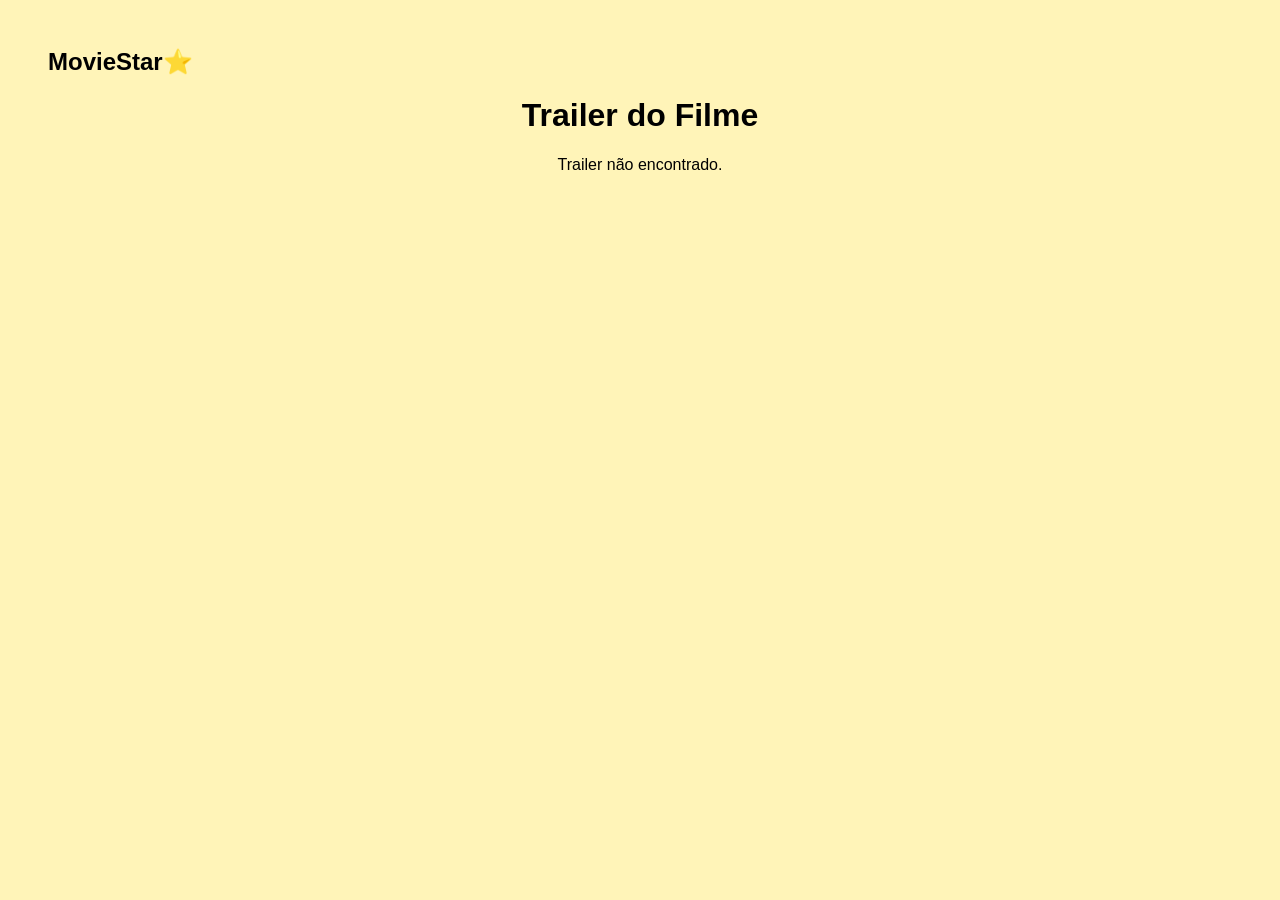
<file: projeto_engenharias-home/html/trailer.html>
<!DOCTYPE html>
<html lang="pt-BR">
<head>
  <meta charset="UTF-8">
  <title>Trailer</title>
  <style>
    html{
      background-color: #fff4b8;
    }
    body { text-align: center; padding: 40px; font-family: sans-serif; }
    iframe { width: 80%; height: 450px; border: none; }
    h2{
      text-align: start;
      margin-top: 0px;
    }
  </style>
</head>
<body>
  <h2>MovieStar⭐</h2>
  <h1>Trailer do Filme</h1>
  <div id="trailer-container">
    <p>Carregando trailer...</p>
  </div>


  <script>
    // Obtem o nome do filme pela URL (?filme=nome)
    const params = new URLSearchParams(window.location.search);
    const filme = params.get('filme');

    // Mapeamento de filmes e links do YouTube
    const trailers = {
      'demon-slayer': 'https://www.youtube.com/embed/3UiP4GwWNv0',
      'robocop': 'https://www.youtube.com/embed/IqvRDhW-XVA',
      'uncharted': 'https://www.youtube.com/embed/eHp3MbsCbMg',
      'madmax': 'https://www.youtube.com/embed/hEJnMQG9ev8',
      'wardering': 'https://www.youtube.com/embed/8ZIfInUTiIg',
      'thunderbolts': 'https://www.youtube.com/embed/MaLy0D2FTDc',
      'devoltaparaofuturo': 'https://www.youtube.com/embed/R894dvwNo4w',
      'soul': 'https://www.youtube.com/embed/hWBxoH4-4yw',
      'umafamiliafeliz': 'https://www.youtube.com/embed/kIXpxfnzEY0',
      'petsavidaselvagem': 'https://www.youtube.com/embed/9Ia6FKg_IUU',
      'estreladebelem': 'https://www.youtube.com/embed/yRC4f3s6b4I',
      'caminhodecasa': 'https://www.youtube.com/embed/rhSKciA8erE',
      'divertidamente': 'https://www.youtube.com/embed/w2YRoV--CHo',
      'nacompanhiadomal': 'https://www.youtube.com/embed/zCw60uISw5U',
      'sessao9': 'https://www.youtube.com/embed/4s-5eJq47bY',
      'cadaver': 'https://www.youtube.com/embed/Iz-kcZujnEU',
      'aentidade': 'https://www.youtube.com/embed/yv9oGgGDBQE',
      'itacoisa': 'https://www.youtube.com/embed/dD264ZjfKlk',
      'falecomigo': 'https://www.youtube.com/embed/zIt5jSNPxNI',
      'super8': 'https://www.youtube.com/embed/t-0XuYxh67w',
      'naselva': 'https://www.youtube.com/embed/vQaLraAr8OY',
      'dungeonsedragons': 'https://www.youtube.com/embed/4ej5yjOqBMI',
      'agrandemuralha': 'https://www.youtube.com/embed/gd2n92fKtvo',
      'monsterhunter': 'https://www.youtube.com/embed/3od-kQMTZ9M',
      'osenhordosaneis': 'https://www.youtube.com/embed/0i86oM1nHjM',

    };

    const trailerURL = trailers[filme];

    const container = document.getElementById('trailer-container');
    if (trailerURL) {
      container.innerHTML = `
        <iframe src="${trailerURL}" allowfullscreen></iframe>
      `;
    } else {
      container.innerHTML = `<p>Trailer não encontrado.</p>`;
    }
  </script>

</body>
</html>
</file>
<file: projeto_engenharias-home/css/style.css>
html, body{
  margin: 0;
  padding: 0;
  height: 100%;
  background-color: #fff4b8;
}
h2{
    margin-left: 50px;
}
.cabecalho{
    background-color: #ffd900;
    height: 80px;
}
.cabecalho p{
  background-color: white;
  padding: 6px;
  border-radius: 10px;
}
.lista__cabecalho{
    color: black;
    display: flex;
    flex-direction: row;
    align-items: center;
    justify-content: space-between;
    margin-right: 50px;
    margin-left: 50px;
    font-size: 20px;
}
.cabecalho__click{
    background-color: white;
    color: black;
    border: 1px solid black;
    text-decoration: inherit;
    padding: 6px;
    border-radius: 10%;
}
.cabecalho__click:hover{
    box-shadow: 5px 5px 10px rgba(0,0,0,0.5);
    
}
.imagem__principal{
  display: flex;
  flex-direction: column;
  align-items:first baseline;
  height: calc(100vh - 80px); 
  background-image: url('../imagens/DemonSlayer.jpg'); 
  background-size: cover;        
  background-position: center;   
  background-repeat: no-repeat;  
}
.overtext{
  top: 0;
  left: 0;
  width: 100%;
  height: 100%;
  background-color: rgba(0, 0, 0, 0.5); /* 0.5 = 50% de opacidade */
}
.titulo__imagem{
    color: white;
    font-size: 40px;
    margin-left: 50px;
    margin-top: 60px;
    font-family: 'Franklin Gothic Medium', 'Arial Narrow', Arial, sans-serif;
    }
.descricao__imagem{
    font-size: 20px;
    margin-left: 50px;
    margin-top: 150px;
    font-family: 'Franklin Gothic Medium', 'Arial Narrow', Arial, sans-serif;
    color: white;
}
.imdb{
    font-size: 20px;
    color: rgba(204, 204, 204, 0.616);
    margin-left: 50px;
    word-spacing: 5px;
}
.classificacao{
    margin-left: 50px;
    font-size: 20px;
    text-decoration: underline;
    color: white;
    word-spacing: 5px;
}
.overtext button{
  margin-left: 50px;
  padding: 10px 20px;
  background-color: white;
  border: none;
  color: black;
  border-radius: 5px;
  cursor: pointer;
  font-weight: 600;
  font-size: 16px;
  transition: background-color 0.3s;
}
.overtext button:hover {
  background-color: #f8e263;
}
.footer{
  height: 130px;
  background-color: #ffd900;
  display: flex;
  flex-direction: column;
  align-items: center;
}
.logo__footer{
  font-size: 20px ;
  background-color: white;
  padding: 6px;
  border-radius: 10px;
}
.footer article {
  text-decoration: none;
  color:black;
  display: flex;
  flex-direction: row;
  align-items: center;
  
}
.footer article p {
  margin-left: 10px;
}
.footer a:hover{
  color: rgb(115, 116, 117);
}
</file>
<file: projeto_engenharias-home/css/carrosel.css>
.carrossel-container {
  position: relative;
  overflow: hidden;
  width: 100%;
  background-color: #fff4b8;
}

.carrossel {
  display: flex;
  overflow-x: auto;
  scroll-behavior: smooth;
  padding: 10px 0;
  scroll-snap-type: x mandatory;
}

.carrossel::-webkit-scrollbar {
  display: none;
}

.filme {
  position: relative;
  flex: 0 0 25%;
  max-width: 25%;
  padding: 0 8px;
  scroll-snap-align: start;
  overflow: hidden;
  border-radius: 10px;
}

.filme img {
  width: 100%;
  height: 100%;
  border-radius: 10px;
  display: block;
  transition: transform 0.3s ease;
}

.filme:hover img {
  transform: scale(1.05);
}
.filme .overlay {
  position: absolute;
  top: 0;
  left: 0;
  right: 0;
  bottom: 0;
  background: rgba(0, 0, 0, 0.7);
  color: #fff;
  display: flex;
  flex-direction: column;
  justify-content: center;
  align-items: center;
  opacity: 0;
  pointer-events: none;
  transition: opacity 0.3s ease;
  border-radius: 10px;
  text-align: center;
  padding: 10px;
}


.filme:hover .overlay {
  opacity: 1;
  pointer-events: auto;
}

.filme .overlay p {
  font-size: 18px;
  font-weight: bold;
  margin: 0 0 10px 0;
}


.filme .overlay button {
  padding: 10px 20px;
  background-color: white;
  border: none;
  color: black;
  border-radius: 5px;
  cursor: pointer;
  font-weight: 600;
  font-size: 16px;
  transition: background-color 0.3s;
}

.filme .overlay button:hover {
  background-color: #f8e263;
}
.filme {
  display: block;
  margin: 10px auto;
  width: fit-content;
}
.btn {
  position: absolute;
  top: 50%;
  transform: translateY(-50%);
  background-color: rgba(0, 0, 0, 0.6);
  border: none;
  color: white;
  font-size: 28px;
  padding: 10px;
  cursor: pointer;
  z-index: 2;
  transition: background 0.3s;
}

.btn:hover {
  background-color: rgba(0, 0, 0, 0.8);
}

.btn-left {
  left: 0;
}

.btn-right {
  right: 0;
}

/* Responsivo */
@media (max-width: 800px) {
  .filme {
    flex: 0 0 50%;
    max-width: 50%;
  }
}

@media (max-width: 500px) {
  .filme {
    flex: 0 0 100%;
    max-width: 100%;
  }
}
</file>
